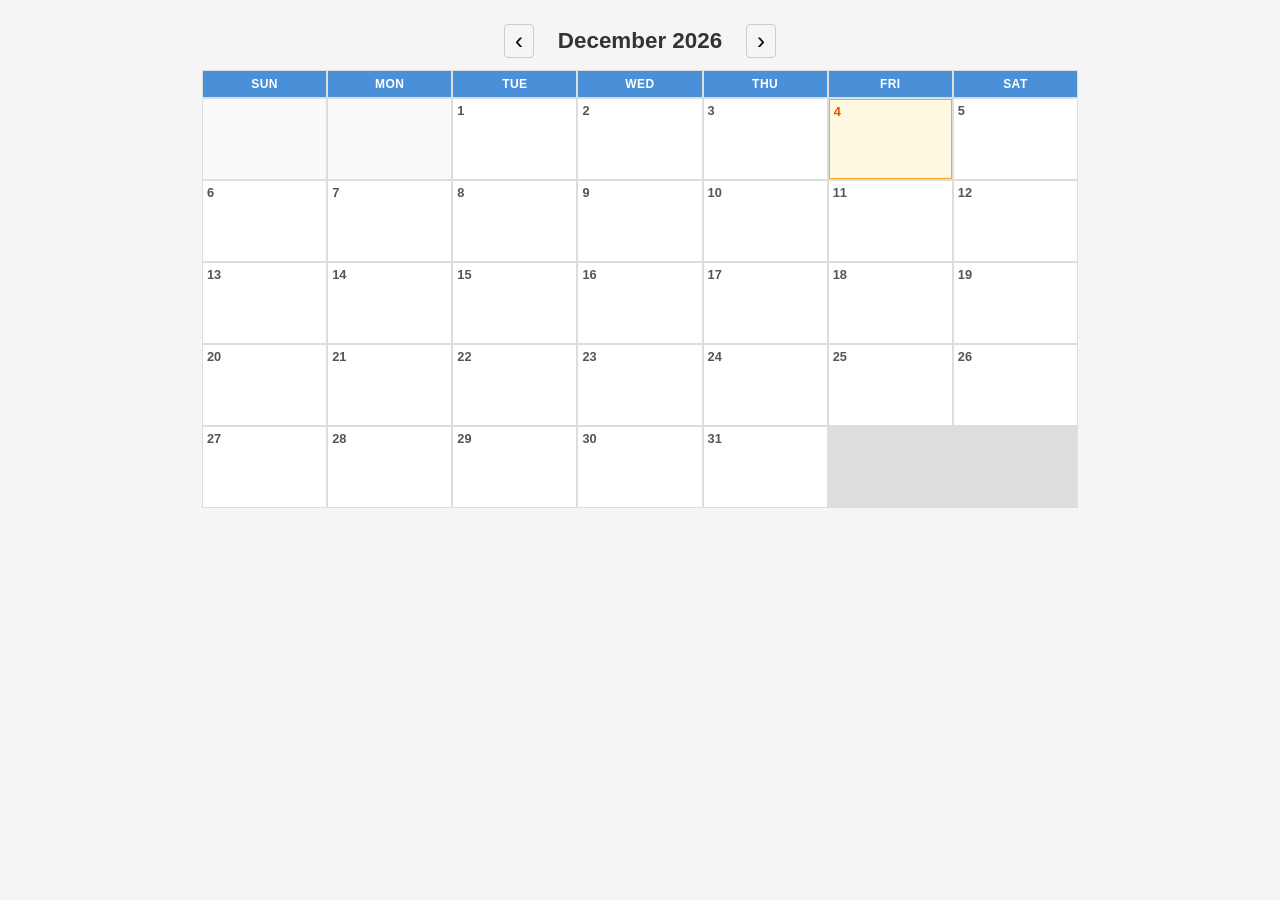
<file: learning-claude-code/claude-calendar/index.html>
<!DOCTYPE html>
<html lang="en">
<head>
  <meta charset="UTF-8">
  <meta name="viewport" content="width=device-width, initial-scale=1.0">
  <title>Calendar</title>
  <link rel="stylesheet" href="style.css">
</head>
<body>
  <div id="app">
    <header>
      <button id="prev-btn" aria-label="Previous month">&#8249;</button>
      <h1 id="month-heading"></h1>
      <button id="next-btn" aria-label="Next month">&#8250;</button>
    </header>

    <div id="grid"></div>
  </div>

  <!-- Modal -->
  <div id="modal-overlay" class="hidden" role="dialog" aria-modal="true" aria-labelledby="modal-title">
    <div class="modal-box">
      <button id="close-btn" aria-label="Close">&times;</button>
      <h2 id="modal-title">Add Event</h2>
      <form id="event-form" novalidate>
        <label for="title">Title *</label>
        <input type="text" id="title" placeholder="Event title" maxlength="100" autocomplete="off">

        <label for="date">Date *</label>
        <input type="date" id="date">

        <label for="description">Description</label>
        <textarea id="description" rows="3" placeholder="Optional notes"></textarea>

        <p id="past-date-warning" class="warning hidden">This date is in the past.</p>
        <p id="form-error" class="error hidden"></p>

        <div class="modal-actions">
          <button type="submit" id="save-btn">Save</button>
          <button type="button" id="cancel-btn">Cancel</button>
        </div>
      </form>
    </div>
  </div>

  <script src="app.js"></script>
</body>
</html>
</file>
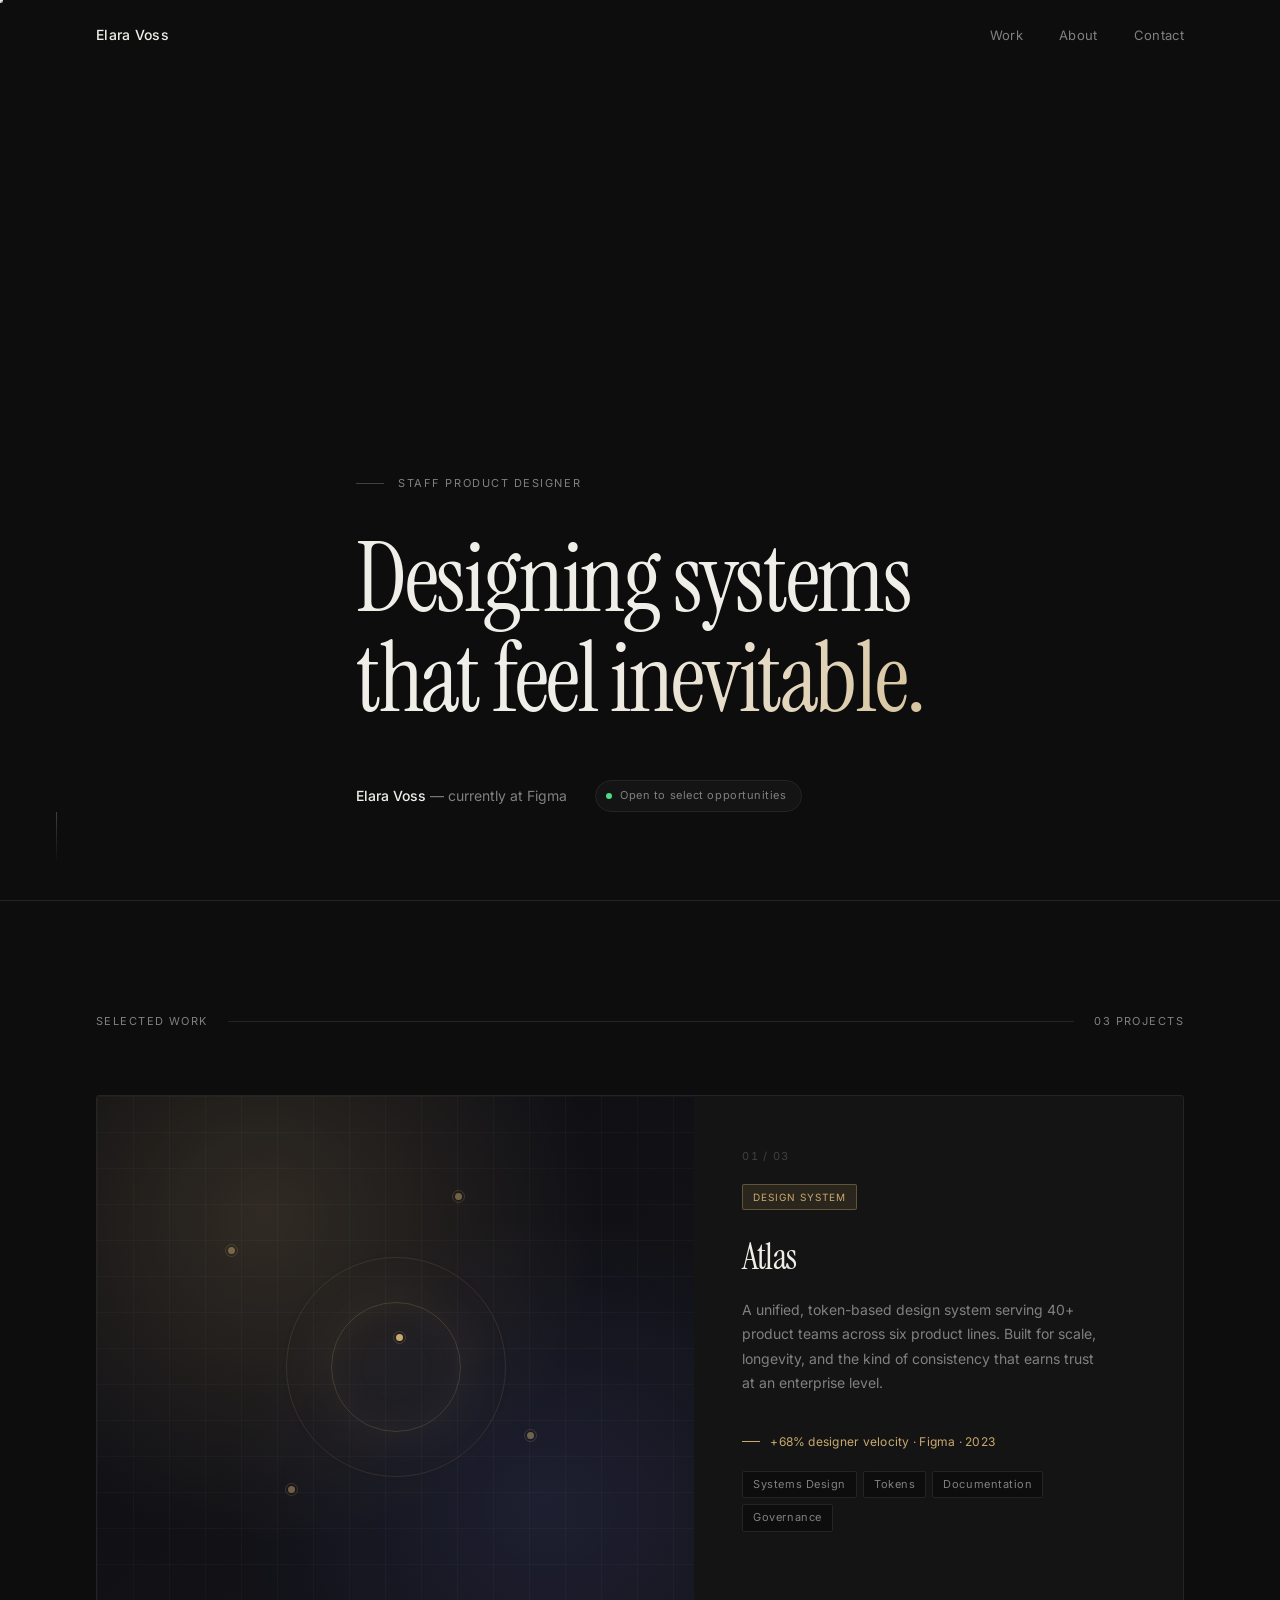
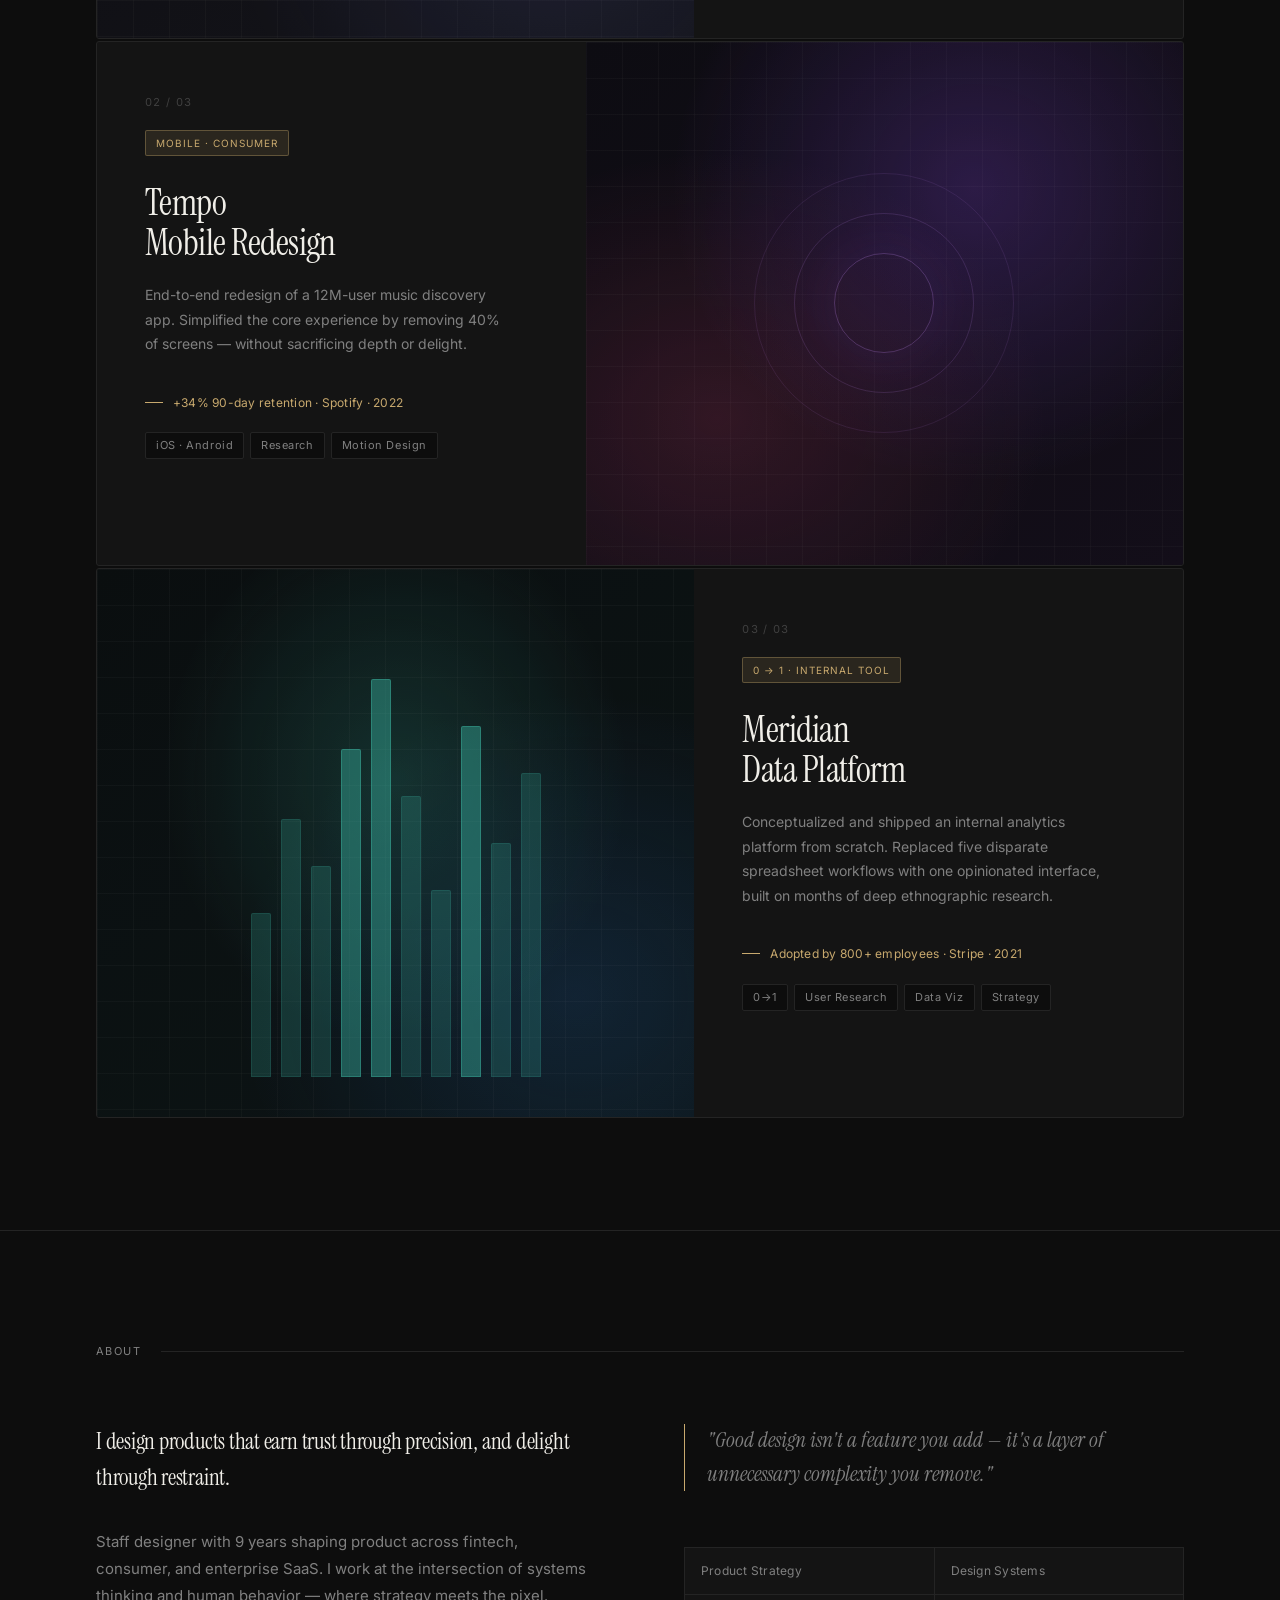
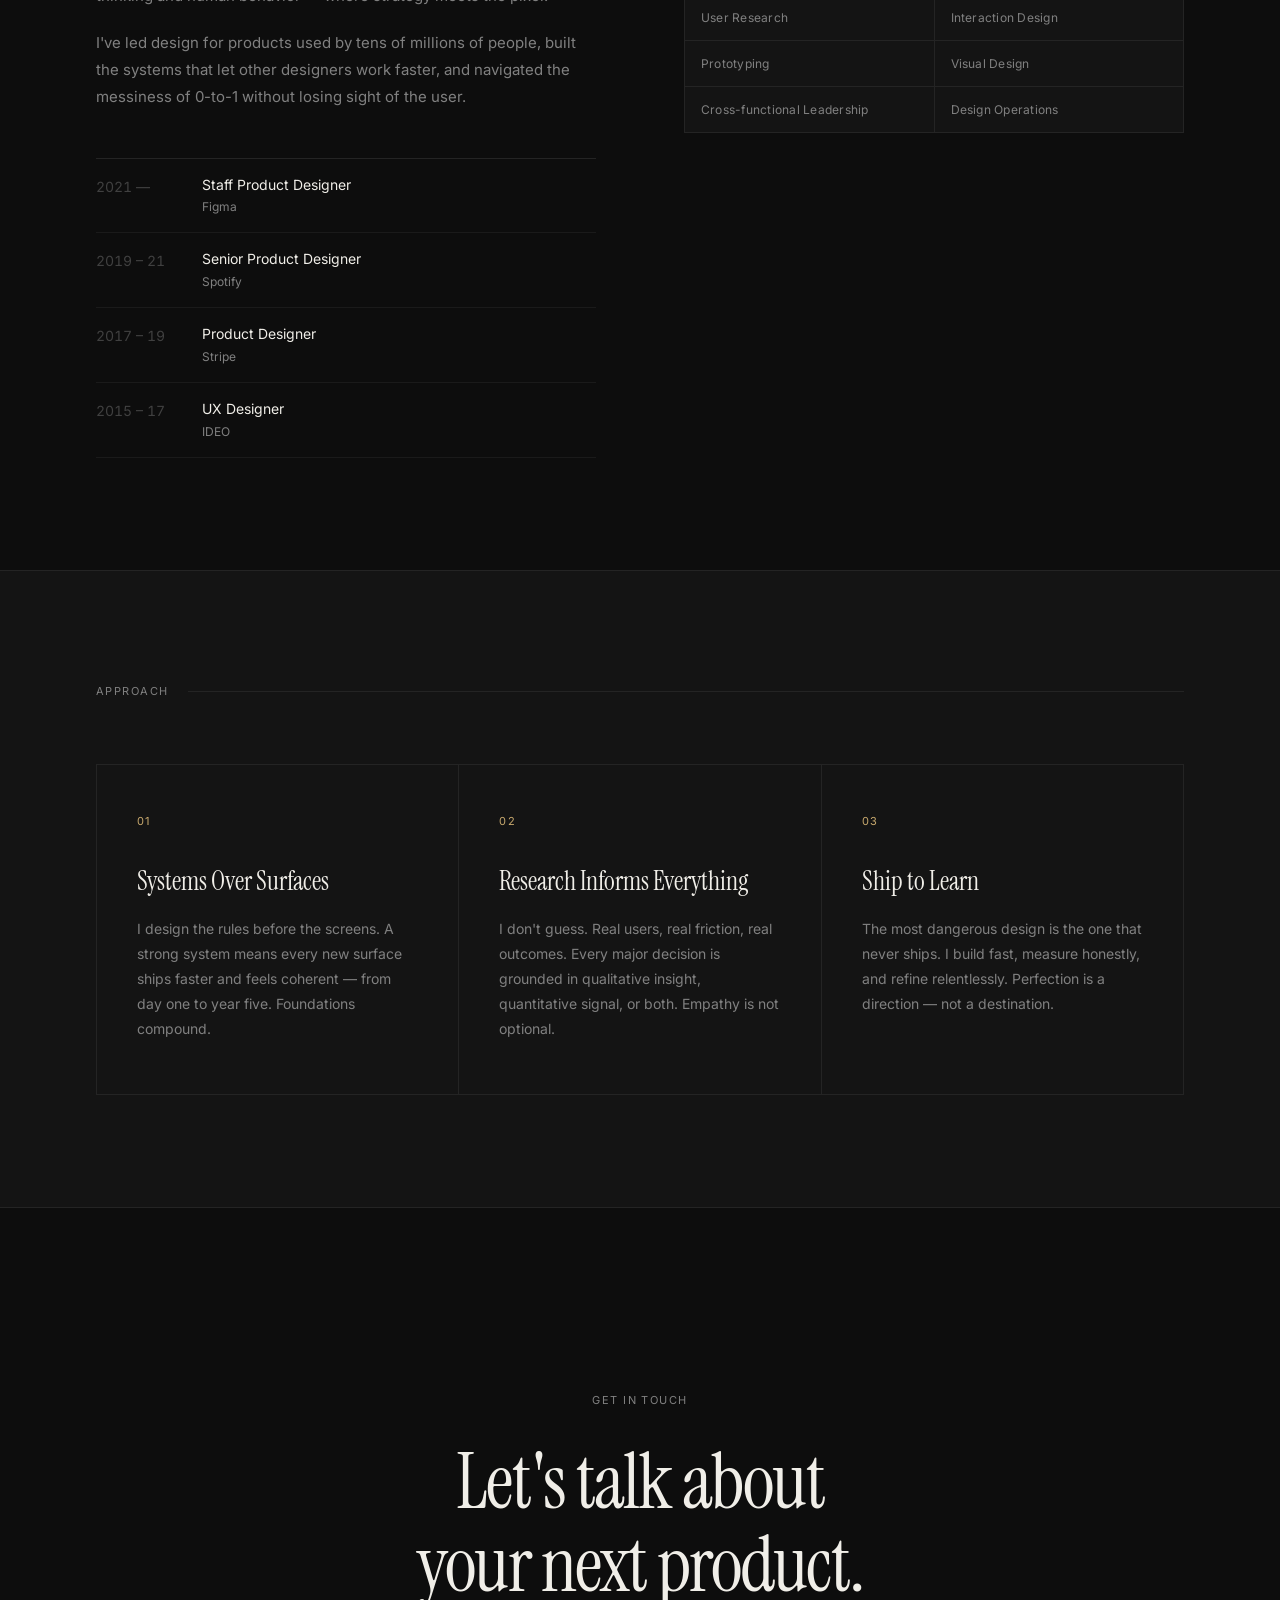
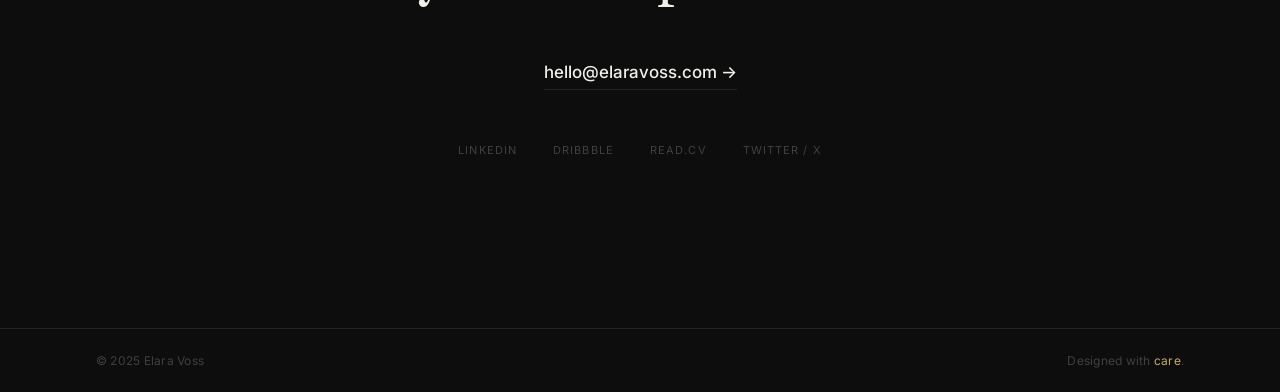
<file: portfolio.html>
<!DOCTYPE html>
<html lang="en">
<head>
  <meta charset="UTF-8">
  <meta name="viewport" content="width=device-width, initial-scale=1.0">
  <title>Elara Voss — Staff Product Designer</title>
  <meta name="description" content="Staff Product Designer. Formerly Figma, Spotify, Stripe. Designing systems that feel inevitable.">
  <link rel="preconnect" href="https://fonts.googleapis.com">
  <link rel="preconnect" href="https://fonts.gstatic.com" crossorigin>
  <link href="https://fonts.googleapis.com/css2?family=Instrument+Serif:ital@0;1&family=Inter:wght@300;400;500&display=swap" rel="stylesheet">
  <link rel="stylesheet" href="style.css">
</head>
<body>

  <!-- ── Custom cursor ─────────────────────────── -->
  <div class="cursor-dot"  id="cursorDot"  aria-hidden="true"></div>
  <div class="cursor-ring" id="cursorRing" aria-hidden="true"></div>

  <!-- ── Navigation ───────────────────────────── -->
  <nav id="nav" role="navigation" aria-label="Main">
    <div class="container">
      <a href="#" class="nav-wordmark">Elara Voss</a>
      <ul class="nav-links">
        <li><a href="#work">Work</a></li>
        <li><a href="#about">About</a></li>
        <li><a href="#contact">Contact</a></li>
      </ul>
    </div>
  </nav>

  <!-- ── Hero ─────────────────────────────────── -->
  <section id="hero" aria-label="Introduction">
    <div class="container">
      <div class="hero-eyebrow reveal">Staff Product Designer</div>

      <h1 class="hero-headline reveal d1">
        <span class="shimmer">Designing systems<br>that feel inevitable.</span>
      </h1>

      <div class="hero-footer reveal d2">
        <p class="hero-ident">
          <strong>Elara Voss</strong> — currently at Figma
        </p>
        <div class="badge">
          <span class="badge-dot" aria-hidden="true"></span>
          Open to select opportunities
        </div>
      </div>
    </div>

    <div class="scroll-hint" aria-hidden="true">
      <span class="scroll-hint-line"></span>
    </div>
  </section>

  <!-- ── Work ─────────────────────────────────── -->
  <section id="work" aria-label="Selected Work">
    <div class="container">

      <div class="section-head reveal">
        <span class="section-tag">Selected Work</span>
        <div class="section-rule"></div>
        <span class="section-tag">03 Projects</span>
      </div>

      <div class="work-stack">

        <!-- Project 01 ── Atlas Design System -->
        <article class="work-card reveal" aria-label="Atlas Design System">
          <div class="wc-visual vis-atlas">
            <div class="wc-grid"></div>
            <div class="wc-art" aria-hidden="true"></div>
            <div class="wc-nodes" aria-hidden="true">
              <span class="node node-a"></span>
              <span class="node node-b"></span>
              <span class="node node-c"></span>
              <span class="node node-d"></span>
              <span class="node node-e"></span>
            </div>
          </div>
          <div class="wc-body">
            <div class="wc-top">
              <div class="wc-index">01 / 03</div>
              <span class="wc-badge">Design System</span>
              <h2 class="wc-title">Atlas</h2>
              <p class="wc-desc">A unified, token-based design system serving 40+ product teams across six product lines. Built for scale, longevity, and the kind of consistency that earns trust at an enterprise level.</p>
            </div>
            <div class="wc-bottom">
              <div class="wc-outcome">+68% designer velocity · Figma · 2023</div>
              <div class="wc-tags">
                <span class="tag">Systems Design</span>
                <span class="tag">Tokens</span>
                <span class="tag">Documentation</span>
                <span class="tag">Governance</span>
              </div>
              <a href="#" class="wc-cta">View case study <span class="arrow">→</span></a>
            </div>
          </div>
        </article>

        <!-- Project 02 ── Tempo -->
        <article class="work-card flip reveal d1" aria-label="Tempo Mobile Redesign">
          <div class="wc-visual vis-tempo">
            <div class="wc-grid"></div>
            <div class="wc-rings" aria-hidden="true">
              <span class="ring ring-1"></span>
              <span class="ring ring-2"></span>
              <span class="ring ring-3"></span>
            </div>
          </div>
          <div class="wc-body">
            <div class="wc-top">
              <div class="wc-index">02 / 03</div>
              <span class="wc-badge">Mobile · Consumer</span>
              <h2 class="wc-title">Tempo<br>Mobile Redesign</h2>
              <p class="wc-desc">End-to-end redesign of a 12M-user music discovery app. Simplified the core experience by removing 40% of screens — without sacrificing depth or delight.</p>
            </div>
            <div class="wc-bottom">
              <div class="wc-outcome">+34% 90-day retention · Spotify · 2022</div>
              <div class="wc-tags">
                <span class="tag">iOS · Android</span>
                <span class="tag">Research</span>
                <span class="tag">Motion Design</span>
              </div>
              <a href="#" class="wc-cta">View case study <span class="arrow">→</span></a>
            </div>
          </div>
        </article>

        <!-- Project 03 ── Meridian -->
        <article class="work-card reveal d2" aria-label="Meridian Data Platform">
          <div class="wc-visual vis-meridian">
            <div class="wc-grid"></div>
            <div class="wc-bars" aria-hidden="true">
              <span class="bar bar-1"></span>
              <span class="bar bar-2"></span>
              <span class="bar bar-3"></span>
              <span class="bar bar-4 hi"></span>
              <span class="bar bar-5 hi"></span>
              <span class="bar bar-6"></span>
              <span class="bar bar-7"></span>
              <span class="bar bar-8 hi"></span>
              <span class="bar bar-9"></span>
              <span class="bar bar-10"></span>
            </div>
          </div>
          <div class="wc-body">
            <div class="wc-top">
              <div class="wc-index">03 / 03</div>
              <span class="wc-badge">0 → 1 · Internal Tool</span>
              <h2 class="wc-title">Meridian<br>Data Platform</h2>
              <p class="wc-desc">Conceptualized and shipped an internal analytics platform from scratch. Replaced five disparate spreadsheet workflows with one opinionated interface, built on months of deep ethnographic research.</p>
            </div>
            <div class="wc-bottom">
              <div class="wc-outcome">Adopted by 800+ employees · Stripe · 2021</div>
              <div class="wc-tags">
                <span class="tag">0→1</span>
                <span class="tag">User Research</span>
                <span class="tag">Data Viz</span>
                <span class="tag">Strategy</span>
              </div>
              <a href="#" class="wc-cta">View case study <span class="arrow">→</span></a>
            </div>
          </div>
        </article>

      </div>
    </div>
  </section>

  <!-- ── About ─────────────────────────────────── -->
  <section id="about" aria-label="About">
    <div class="container">

      <div class="section-head reveal">
        <span class="section-tag">About</span>
        <div class="section-rule"></div>
      </div>

      <div class="about-grid">
        <div>
          <p class="about-lede reveal">
            I design products that earn trust through precision, and delight through restraint.
          </p>
          <p class="about-body reveal d1">
            Staff designer with 9 years shaping product across fintech, consumer, and enterprise SaaS. I work at the intersection of systems thinking and human behavior — where strategy meets the pixel.
          </p>
          <p class="about-body reveal d2">
            I've led design for products used by tens of millions of people, built the systems that let other designers work faster, and navigated the messiness of 0-to-1 without losing sight of the user.
          </p>

          <div class="timeline reveal d3">
            <div class="tl-row">
              <span class="tl-year">2021 —</span>
              <div>
                <div class="tl-role">Staff Product Designer</div>
                <div class="tl-company">Figma</div>
              </div>
            </div>
            <div class="tl-row">
              <span class="tl-year">2019 – 21</span>
              <div>
                <div class="tl-role">Senior Product Designer</div>
                <div class="tl-company">Spotify</div>
              </div>
            </div>
            <div class="tl-row">
              <span class="tl-year">2017 – 19</span>
              <div>
                <div class="tl-role">Product Designer</div>
                <div class="tl-company">Stripe</div>
              </div>
            </div>
            <div class="tl-row">
              <span class="tl-year">2015 – 17</span>
              <div>
                <div class="tl-role">UX Designer</div>
                <div class="tl-company">IDEO</div>
              </div>
            </div>
          </div>
        </div>

        <div>
          <blockquote class="about-quote reveal">
            "Good design isn't a feature you add — it's a layer of unnecessary complexity you remove."
          </blockquote>

          <div class="skills reveal d1">
            <div class="skill">Product Strategy</div>
            <div class="skill">Design Systems</div>
            <div class="skill">User Research</div>
            <div class="skill">Interaction Design</div>
            <div class="skill">Prototyping</div>
            <div class="skill">Visual Design</div>
            <div class="skill">Cross-functional Leadership</div>
            <div class="skill">Design Operations</div>
          </div>
        </div>
      </div>
    </div>
  </section>

  <!-- ── Approach ───────────────────────────────── -->
  <section id="approach" aria-label="Design Approach">
    <div class="container">

      <div class="section-head reveal">
        <span class="section-tag">Approach</span>
        <div class="section-rule"></div>
      </div>

      <div class="approach-cols">
        <div class="ap-item reveal">
          <span class="ap-num">01</span>
          <h3 class="ap-title">Systems Over Surfaces</h3>
          <p class="ap-body">I design the rules before the screens. A strong system means every new surface ships faster and feels coherent — from day one to year five. Foundations compound.</p>
        </div>
        <div class="ap-item reveal d1">
          <span class="ap-num">02</span>
          <h3 class="ap-title">Research Informs Everything</h3>
          <p class="ap-body">I don't guess. Real users, real friction, real outcomes. Every major decision is grounded in qualitative insight, quantitative signal, or both. Empathy is not optional.</p>
        </div>
        <div class="ap-item reveal d2">
          <span class="ap-num">03</span>
          <h3 class="ap-title">Ship to Learn</h3>
          <p class="ap-body">The most dangerous design is the one that never ships. I build fast, measure honestly, and refine relentlessly. Perfection is a direction — not a destination.</p>
        </div>
      </div>
    </div>
  </section>

  <!-- ── Contact ───────────────────────────────── -->
  <section id="contact" aria-label="Contact">
    <div class="container">
      <div class="contact-inner">
        <p class="contact-eyebrow reveal">Get in touch</p>
        <h2 class="contact-headline reveal d1">
          Let's talk about<br>your next product.
        </h2>
        <a href="mailto:hello@elaravoss.com" class="contact-email reveal d2">
          hello@elaravoss.com →
        </a>
        <nav class="socials reveal d3" aria-label="Social links">
          <a href="#" rel="noopener">LinkedIn</a>
          <a href="#" rel="noopener">Dribbble</a>
          <a href="#" rel="noopener">Read.cv</a>
          <a href="#" rel="noopener">Twitter / X</a>
        </nav>
      </div>
    </div>
  </section>

  <!-- ── Footer ────────────────────────────────── -->
  <footer>
    <div class="container">
      <span class="footer-l">© 2025 Elara Voss</span>
      <span class="footer-r">Designed with <span>care</span>.</span>
    </div>
  </footer>

  <script>
    // ── Custom cursor (desktop only) ──────────────────
    if (window.matchMedia('(pointer: fine)').matches) {
      const dot  = document.getElementById('cursorDot');
      const ring = document.getElementById('cursorRing');
      let mx = -100, my = -100;
      let rx = -100, ry = -100;

      document.addEventListener('mousemove', e => {
        mx = e.clientX;
        my = e.clientY;
        dot.style.left = mx + 'px';
        dot.style.top  = my + 'px';
      });

      (function tick() {
        rx += (mx - rx) * 0.11;
        ry += (my - ry) * 0.11;
        ring.style.left = rx + 'px';
        ring.style.top  = ry + 'px';
        requestAnimationFrame(tick);
      })();

      // Expand on interactive elements
      const interactables = 'a, button, [role="button"]';
      document.querySelectorAll(interactables).forEach(el => {
        el.addEventListener('mouseenter', () => document.body.classList.add('cursor-hover'));
        el.addEventListener('mouseleave', () => document.body.classList.remove('cursor-hover'));
      });
    }

    // ── Sticky nav border ─────────────────────────────
    const nav = document.getElementById('nav');
    window.addEventListener('scroll', () => {
      nav.classList.toggle('scrolled', window.scrollY > 48);
    }, { passive: true });

    // ── Scroll reveal ─────────────────────────────────
    const observer = new IntersectionObserver(entries => {
      entries.forEach(e => {
        if (e.isIntersecting) e.target.classList.add('visible');
      });
    }, { threshold: 0.12 });

    document.querySelectorAll('.reveal').forEach(el => observer.observe(el));

    // Immediately reveal hero elements
    document.querySelectorAll('#hero .reveal').forEach((el, i) => {
      setTimeout(() => el.classList.add('visible'), 80 + i * 140);
    });

    // ── Smooth anchor scrolling with nav offset ───────
    document.querySelectorAll('a[href^="#"]').forEach(link => {
      link.addEventListener('click', e => {
        const id = link.getAttribute('href').slice(1);
        const target = id ? document.getElementById(id) : null;
        if (target) {
          e.preventDefault();
          const top = target.getBoundingClientRect().top + window.scrollY - 80;
          window.scrollTo({ top, behavior: 'smooth' });
        }
      });
    });
  </script>
</body>
</html>
</file>
<file: learning-claude-code/claude-calendar/style.css>
*, *::before, *::after { box-sizing: border-box; margin: 0; padding: 0; }

body {
  font-family: -apple-system, BlinkMacSystemFont, "Segoe UI", sans-serif;
  background: #f5f5f5;
  color: #333;
}

#app {
  max-width: 900px;
  margin: 24px auto;
  padding: 0 12px;
}

/* Header */
header {
  display: flex;
  align-items: center;
  justify-content: center;
  gap: 16px;
  margin-bottom: 12px;
}

header h1 {
  font-size: 1.4rem;
  min-width: 180px;
  text-align: center;
}

header button {
  background: none;
  border: 1px solid #ccc;
  border-radius: 4px;
  font-size: 1.5rem;
  line-height: 1;
  padding: 4px 10px;
  cursor: pointer;
}

header button:hover { background: #e8e8e8; }

/* Grid */
#grid {
  display: grid;
  grid-template-columns: repeat(7, 1fr);
  gap: 2px;
  background: #ddd;
  border: 1px solid #ddd;
}

.day-name {
  background: #4a90d9;
  color: #fff;
  text-align: center;
  font-size: 0.75rem;
  font-weight: 600;
  padding: 6px 2px;
  text-transform: uppercase;
  letter-spacing: 0.04em;
}

.day-cell {
  background: #fff;
  min-height: 80px;
  padding: 4px;
  cursor: pointer;
  position: relative;
  transition: background 0.1s;
}

.day-cell:hover { background: #f0f7ff; }

.day-cell.empty {
  background: #fafafa;
  cursor: default;
}

.day-cell.today {
  background: #fff8e1;
  border: 1px solid #f9a825;
}

.day-number {
  font-size: 0.8rem;
  font-weight: 600;
  color: #555;
  margin-bottom: 2px;
}

.day-cell.today .day-number { color: #e65100; }

/* Event chips */
.event-chip {
  display: flex;
  align-items: center;
  background: #4a90d9;
  color: #fff;
  font-size: 0.72rem;
  border-radius: 3px;
  padding: 2px 4px;
  margin-top: 2px;
  gap: 4px;
  overflow: hidden;
  white-space: nowrap;
}

.chip-title {
  flex: 1;
  overflow: hidden;
  text-overflow: ellipsis;
  cursor: pointer;
}

.chip-title:hover { text-decoration: underline; }

.chip-delete {
  flex-shrink: 0;
  background: none;
  border: none;
  color: #fff;
  font-size: 0.85rem;
  line-height: 1;
  cursor: pointer;
  padding: 0 1px;
  opacity: 0.8;
}

.chip-delete:hover { opacity: 1; }

/* Modal */
#modal-overlay {
  position: fixed;
  inset: 0;
  background: rgba(0, 0, 0, 0.45);
  display: flex;
  align-items: center;
  justify-content: center;
  z-index: 100;
}

#modal-overlay.hidden { display: none; }

.modal-box {
  background: #fff;
  border-radius: 8px;
  padding: 24px;
  width: 420px;
  max-width: calc(100vw - 24px);
  position: relative;
  box-shadow: 0 8px 32px rgba(0,0,0,0.2);
}

#close-btn {
  position: absolute;
  top: 12px;
  right: 14px;
  background: none;
  border: none;
  font-size: 1.4rem;
  line-height: 1;
  cursor: pointer;
  color: #888;
}

#close-btn:hover { color: #333; }

.modal-box h2 {
  margin-bottom: 16px;
  font-size: 1.1rem;
}

#event-form label {
  display: block;
  font-size: 0.82rem;
  font-weight: 600;
  margin-bottom: 4px;
  margin-top: 12px;
  color: #555;
}

#event-form input,
#event-form textarea {
  width: 100%;
  border: 1px solid #ccc;
  border-radius: 4px;
  padding: 7px 9px;
  font-size: 0.9rem;
  font-family: inherit;
  resize: vertical;
}

#event-form input:focus,
#event-form textarea:focus {
  outline: none;
  border-color: #4a90d9;
  box-shadow: 0 0 0 2px rgba(74,144,217,0.2);
}

.warning {
  font-size: 0.8rem;
  color: #e65100;
  margin-top: 6px;
}

.error {
  font-size: 0.8rem;
  color: #c62828;
  margin-top: 6px;
  font-weight: 600;
}

.hidden { display: none !important; }

.modal-actions {
  display: flex;
  gap: 8px;
  margin-top: 18px;
  justify-content: flex-end;
}

.modal-actions button {
  padding: 7px 18px;
  border-radius: 4px;
  font-size: 0.9rem;
  cursor: pointer;
  border: 1px solid #ccc;
  background: #fff;
}

#save-btn {
  background: #4a90d9;
  color: #fff;
  border-color: #4a90d9;
}

#save-btn:hover { background: #357abd; }
#cancel-btn:hover { background: #f0f0f0; }

/* Responsive */
@media (max-width: 600px) {
  header h1 { font-size: 1.1rem; min-width: 140px; }

  .day-name { font-size: 0.65rem; padding: 4px 1px; }

  .day-cell { min-height: 56px; padding: 2px; }

  .day-number { font-size: 0.7rem; }

  .event-chip { font-size: 0.62rem; padding: 1px 3px; }

  .modal-box { padding: 16px; }
}
</file>
<file: style.css>
*, *::before, *::after {
  box-sizing: border-box;
  margin: 0;
  padding: 0;
}

:root {
  --bg:           #0D0D0D;
  --surface:      #141414;
  --surface-2:    #1A1A1A;
  --border:       #242424;
  --border-dim:   #1A1A1A;
  --text:         #F0EEE8;
  --muted:        #808080;
  --dim:          #404040;
  --accent:       #C8A96E;
  --accent-low:   rgba(200, 169, 110, 0.12);
  --accent-line:  rgba(200, 169, 110, 0.35);
  --max-w:        1200px;
  --pad:          56px;
  --serif:        'Instrument Serif', Georgia, 'Times New Roman', serif;
  --sans:         'Inter', -apple-system, BlinkMacSystemFont, sans-serif;
}

html {
  scroll-behavior: smooth;
  -webkit-font-smoothing: antialiased;
  -moz-osx-font-smoothing: grayscale;
}

body {
  background: var(--bg);
  color: var(--text);
  font-family: var(--sans);
  font-size: 16px;
  line-height: 1.6;
  overflow-x: hidden;
  animation: fade-in 0.6s ease both;
}

@keyframes fade-in {
  from { opacity: 0; }
  to   { opacity: 1; }
}

a { color: inherit; text-decoration: none; }

.container {
  max-width: var(--max-w);
  margin: 0 auto;
  padding: 0 var(--pad);
}

/* ─────────────────────────────────────────────────
   CUSTOM CURSOR (desktop only)
───────────────────────────────────────────────── */
@media (pointer: fine) {
  body { cursor: none; }

  .cursor-dot,
  .cursor-ring {
    position: fixed;
    top: 0;
    left: 0;
    border-radius: 50%;
    pointer-events: none;
    z-index: 9999;
    transform: translate(-50%, -50%);
    will-change: left, top;
  }

  .cursor-dot {
    width: 5px;
    height: 5px;
    background: var(--text);
    transition: width 0.2s, height 0.2s, background 0.2s, opacity 0.2s;
  }

  .cursor-ring {
    width: 30px;
    height: 30px;
    border: 1px solid rgba(240, 238, 232, 0.25);
    transition: width 0.25s, height 0.25s, border-color 0.25s;
  }

  body.cursor-hover .cursor-dot {
    width: 7px;
    height: 7px;
    background: var(--accent);
  }

  body.cursor-hover .cursor-ring {
    width: 44px;
    height: 44px;
    border-color: var(--accent-line);
  }
}

/* ─────────────────────────────────────────────────
   SCROLL REVEAL
───────────────────────────────────────────────── */
.reveal {
  opacity: 0;
  transform: translateY(20px);
  transition: opacity 0.65s cubic-bezier(0.22, 1, 0.36, 1),
              transform 0.65s cubic-bezier(0.22, 1, 0.36, 1);
}

.reveal.visible {
  opacity: 1;
  transform: translateY(0);
}

.d1 { transition-delay: 0.08s; }
.d2 { transition-delay: 0.16s; }
.d3 { transition-delay: 0.24s; }
.d4 { transition-delay: 0.32s; }

/* ─────────────────────────────────────────────────
   NAVIGATION
───────────────────────────────────────────────── */
#nav {
  position: fixed;
  top: 0;
  left: 0;
  right: 0;
  z-index: 100;
  padding: 22px 0;
  transition: background 0.4s, border-color 0.4s;
  border-bottom: 1px solid transparent;
}

#nav.scrolled {
  background: rgba(13, 13, 13, 0.88);
  backdrop-filter: blur(16px);
  -webkit-backdrop-filter: blur(16px);
  border-bottom-color: var(--border);
}

#nav .container {
  display: flex;
  justify-content: space-between;
  align-items: center;
}

.nav-wordmark {
  font-size: 14px;
  font-weight: 500;
  letter-spacing: 0.02em;
  color: var(--text);
}

.nav-links {
  display: flex;
  gap: 36px;
  list-style: none;
}

.nav-links a {
  font-size: 13px;
  color: var(--muted);
  letter-spacing: 0.025em;
  transition: color 0.2s;
}

.nav-links a:hover { color: var(--text); }

/* ─────────────────────────────────────────────────
   HERO
───────────────────────────────────────────────── */
#hero {
  min-height: 100svh;
  display: flex;
  flex-direction: column;
  justify-content: flex-end;
  padding-top: 120px;
  padding-bottom: 88px;
  position: relative;
}

.hero-eyebrow {
  display: flex;
  align-items: center;
  gap: 14px;
  font-size: 11px;
  letter-spacing: 0.14em;
  text-transform: uppercase;
  color: var(--muted);
  margin-bottom: 36px;
}

.hero-eyebrow::before {
  content: '';
  display: block;
  width: 28px;
  height: 1px;
  background: var(--dim);
}

.hero-headline {
  font-family: var(--serif);
  font-size: clamp(54px, 7.5vw, 100px);
  font-weight: 400;
  line-height: 1.04;
  letter-spacing: -0.025em;
  margin-bottom: 52px;
  max-width: 880px;
}

.hero-headline .shimmer {
  display: inline;
  background: linear-gradient(
    110deg,
    var(--text)   0%,
    var(--text)   30%,
    var(--accent) 50%,
    var(--text)   70%,
    var(--text)   100%
  );
  background-size: 240% 100%;
  -webkit-background-clip: text;
  -webkit-text-fill-color: transparent;
  background-clip: text;
  animation: shimmer-move 9s ease-in-out infinite;
}

@keyframes shimmer-move {
  0%   { background-position: 150% 0; }
  50%  { background-position: -50% 0; }
  100% { background-position: 150% 0; }
}

.hero-footer {
  display: flex;
  align-items: center;
  gap: 28px;
  flex-wrap: wrap;
}

.hero-ident {
  font-size: 14px;
  color: var(--muted);
  font-weight: 400;
}

.hero-ident strong {
  color: var(--text);
  font-weight: 500;
}

.badge {
  display: inline-flex;
  align-items: center;
  gap: 8px;
  font-size: 11px;
  letter-spacing: 0.05em;
  color: var(--muted);
  padding: 6px 14px 6px 10px;
  border: 1px solid var(--border);
  border-radius: 999px;
  background: var(--surface);
}

.badge-dot {
  width: 6px;
  height: 6px;
  border-radius: 50%;
  background: #4ade80;
  flex-shrink: 0;
  animation: dot-pulse 2.8s ease infinite;
}

@keyframes dot-pulse {
  0%, 100% { opacity: 1;   box-shadow: 0 0 0 0   rgba(74, 222, 128, 0.45); }
  60%       { opacity: 0.8; box-shadow: 0 0 0 5px rgba(74, 222, 128, 0); }
}

.scroll-hint {
  position: absolute;
  bottom: 36px;
  left: var(--pad);
}

.scroll-hint-line {
  display: block;
  width: 1px;
  height: 52px;
  background: linear-gradient(to bottom, var(--dim), transparent);
  animation: line-sweep 2.2s ease infinite;
  transform-origin: top;
}

@keyframes line-sweep {
  0%   { transform: scaleY(0); transform-origin: top;    opacity: 1; }
  49%  { transform: scaleY(1); transform-origin: top;    opacity: 1; }
  50%  { transform: scaleY(1); transform-origin: bottom; opacity: 1; }
  100% { transform: scaleY(0); transform-origin: bottom; opacity: 0; }
}

/* ─────────────────────────────────────────────────
   SECTION CHROME
───────────────────────────────────────────────── */
.section-divider {
  border: none;
  border-top: 1px solid var(--border);
}

section { padding: 112px 0; }

.section-head {
  display: flex;
  align-items: center;
  gap: 20px;
  margin-bottom: 64px;
}

.section-tag {
  font-size: 11px;
  letter-spacing: 0.13em;
  text-transform: uppercase;
  color: var(--muted);
  white-space: nowrap;
  flex-shrink: 0;
}

.section-rule {
  flex: 1;
  height: 1px;
  background: var(--border);
}

/* ─────────────────────────────────────────────────
   WORK
───────────────────────────────────────────────── */
#work { border-top: 1px solid var(--border); }

.work-stack {
  display: flex;
  flex-direction: column;
  gap: 2px;
}

.work-card {
  display: grid;
  grid-template-columns: 55% 45%;
  min-height: 500px;
  border: 1px solid var(--border);
  border-radius: 3px;
  overflow: hidden;
  background: var(--surface);
  transition: border-color 0.35s;
  position: relative;
}

.work-card:hover { border-color: var(--dim); }

/* Reverse image/content order for even cards */
.work-card.flip { grid-template-columns: 45% 55%; }
.work-card.flip .wc-visual { order: 2; }
.work-card.flip .wc-body  { order: 1; }

/* ── Visual panels ── */
.wc-visual {
  position: relative;
  overflow: hidden;
}

/* Subtle dim overlay */
.wc-visual::after {
  content: '';
  position: absolute;
  inset: 0;
  background: rgba(13, 13, 13, 0.18);
  transition: background 0.4s;
}
.work-card:hover .wc-visual::after { background: rgba(13, 13, 13, 0.05); }

/* Grid noise texture */
.wc-grid {
  position: absolute;
  inset: 0;
  background-image:
    linear-gradient(rgba(240, 238, 232, 0.028) 1px, transparent 1px),
    linear-gradient(90deg, rgba(240, 238, 232, 0.028) 1px, transparent 1px);
  background-size: 36px 36px;
  z-index: 1;
}

/* ── Project 1: Atlas ── */
.vis-atlas {
  background:
    radial-gradient(ellipse at 28% 22%, rgba(200, 169, 110, 0.22) 0%, transparent 55%),
    radial-gradient(ellipse at 75% 75%, rgba(100, 110, 200, 0.18) 0%, transparent 50%),
    linear-gradient(145deg, #0E0E13 0%, #15151C 100%);
}

.vis-atlas .wc-art {
  position: absolute;
  inset: 0;
  display: flex;
  align-items: center;
  justify-content: center;
  z-index: 2;
}

.vis-atlas .wc-art::before {
  content: '';
  position: absolute;
  width: 220px;
  height: 220px;
  border: 1px solid rgba(200, 169, 110, 0.14);
  border-radius: 50%;
}

.vis-atlas .wc-art::after {
  content: '';
  position: absolute;
  width: 130px;
  height: 130px;
  border: 1px solid rgba(200, 169, 110, 0.22);
  border-radius: 50%;
  box-shadow: 0 0 72px rgba(200, 169, 110, 0.07),
              inset 0 0 40px rgba(200, 169, 110, 0.05);
}

.vis-atlas .wc-nodes {
  position: absolute;
  inset: 0;
  z-index: 2;
}

.node {
  position: absolute;
  width: 7px;
  height: 7px;
  border-radius: 50%;
  background: rgba(200, 169, 110, 0.5);
}

.node::before {
  content: '';
  position: absolute;
  inset: -3px;
  border-radius: 50%;
  border: 1px solid rgba(200, 169, 110, 0.2);
}

.node-a { top: 28%; left: 22%; }
.node-b { top: 18%; left: 60%; }
.node-c { top: 62%; left: 72%; }
.node-d { top: 72%; left: 32%; }
.node-e { top: 44%; left: 50%; background: var(--accent); }

/* ── Project 2: Tempo ── */
.vis-tempo {
  background:
    radial-gradient(ellipse at 65% 28%, rgba(130, 70, 220, 0.3) 0%, transparent 55%),
    radial-gradient(ellipse at 22% 72%, rgba(220, 70, 110, 0.2) 0%, transparent 50%),
    linear-gradient(145deg, #0E0C14 0%, #150F1C 100%);
}

.vis-tempo .wc-rings {
  position: absolute;
  inset: 0;
  display: flex;
  align-items: center;
  justify-content: center;
  z-index: 2;
}

.ring {
  position: absolute;
  border-radius: 50%;
  border: 1px solid rgba(200, 140, 255, 0.1);
}

.ring-1 { width: 260px; height: 260px; }
.ring-2 { width: 180px; height: 180px; border-color: rgba(200, 140, 255, 0.15); }
.ring-3 { width: 100px; height: 100px; border-color: rgba(200, 140, 255, 0.25);
          box-shadow: 0 0 50px rgba(130, 70, 220, 0.1); }

/* ── Project 3: Meridian ── */
.vis-meridian {
  background:
    radial-gradient(ellipse at 50% 38%, rgba(60, 190, 170, 0.22) 0%, transparent 55%),
    radial-gradient(ellipse at 80% 78%, rgba(50, 130, 230, 0.18) 0%, transparent 50%),
    linear-gradient(145deg, #0A0F10 0%, #0C1618 100%);
}

.vis-meridian .wc-bars {
  position: absolute;
  inset: 0;
  display: flex;
  align-items: flex-end;
  justify-content: center;
  padding: 40px 48px;
  gap: 10px;
  z-index: 2;
}

.bar {
  flex: 1;
  border-radius: 2px 2px 0 0;
  background: rgba(60, 190, 170, 0.2);
  border: 1px solid rgba(60, 190, 170, 0.15);
  transition: background 0.3s;
  max-width: 20px;
}

.bar.hi { background: rgba(60, 190, 170, 0.4); border-color: rgba(60, 190, 170, 0.35); }
.bar-1  { height: 35%; }
.bar-2  { height: 55%; }
.bar-3  { height: 45%; }
.bar-4  { height: 70%; }
.bar-5  { height: 85%; }
.bar-6  { height: 60%; }
.bar-7  { height: 40%; }
.bar-8  { height: 75%; }
.bar-9  { height: 50%; }
.bar-10 { height: 65%; }

/* ── Card body ── */
.wc-body {
  padding: 52px 48px;
  display: flex;
  flex-direction: column;
  justify-content: space-between;
}

.wc-index {
  font-size: 11px;
  letter-spacing: 0.12em;
  color: var(--dim);
  margin-bottom: 18px;
  font-variant-numeric: tabular-nums;
}

.wc-badge {
  display: inline-block;
  font-size: 10px;
  letter-spacing: 0.1em;
  text-transform: uppercase;
  color: var(--accent);
  border: 1px solid var(--accent-line);
  padding: 4px 10px;
  border-radius: 2px;
  margin-bottom: 28px;
  background: var(--accent-low);
}

.wc-title {
  font-family: var(--serif);
  font-size: clamp(30px, 2.8vw, 42px);
  font-weight: 400;
  line-height: 1.1;
  letter-spacing: -0.015em;
  margin-bottom: 20px;
}

.wc-desc {
  font-size: 14px;
  color: var(--muted);
  line-height: 1.75;
  max-width: 360px;
}

.wc-bottom { padding-top: 36px; }

.wc-outcome {
  display: flex;
  align-items: center;
  gap: 10px;
  font-size: 12px;
  letter-spacing: 0.02em;
  color: var(--accent);
  margin-bottom: 20px;
}

.wc-outcome::before {
  content: '';
  display: block;
  width: 18px;
  height: 1px;
  background: var(--accent);
  flex-shrink: 0;
}

.wc-tags {
  display: flex;
  flex-wrap: wrap;
  gap: 6px;
  margin-bottom: 28px;
}

.tag {
  font-size: 11px;
  letter-spacing: 0.05em;
  color: var(--muted);
  padding: 4px 10px;
  border: 1px solid var(--border);
  border-radius: 2px;
  background: var(--bg);
}

.wc-cta {
  display: inline-flex;
  align-items: center;
  gap: 7px;
  font-size: 13px;
  font-weight: 500;
  color: var(--text);
  opacity: 0;
  transform: translateX(-6px);
  transition: opacity 0.28s, transform 0.28s, color 0.2s;
}

.wc-cta .arrow { transition: transform 0.2s; }

.work-card:hover .wc-cta {
  opacity: 1;
  transform: translateX(0);
}

.wc-cta:hover .arrow { transform: translateX(4px); }

/* ─────────────────────────────────────────────────
   ABOUT
───────────────────────────────────────────────── */
#about { border-top: 1px solid var(--border); }

.about-grid {
  display: grid;
  grid-template-columns: 1fr 1fr;
  gap: 88px;
  align-items: start;
}

.about-lede {
  font-family: var(--serif);
  font-size: clamp(19px, 2vw, 23px);
  line-height: 1.55;
  letter-spacing: -0.01em;
  margin-bottom: 32px;
}

.about-body {
  font-size: 15px;
  color: var(--muted);
  line-height: 1.8;
  margin-bottom: 20px;
}

.timeline {
  margin-top: 48px;
  border-top: 1px solid var(--border);
}

.tl-row {
  display: grid;
  grid-template-columns: 90px 1fr;
  gap: 16px;
  padding: 16px 0;
  border-bottom: 1px solid var(--border-dim);
  font-size: 14px;
}

.tl-year { color: var(--dim); font-variant-numeric: tabular-nums; padding-top: 1px; }

.tl-role { color: var(--text); line-height: 1.4; }
.tl-company { color: var(--muted); font-size: 12px; margin-top: 3px; }

/* Right column */
.about-quote {
  font-family: var(--serif);
  font-style: italic;
  font-size: clamp(18px, 1.8vw, 21px);
  line-height: 1.6;
  color: var(--muted);
  padding-left: 22px;
  border-left: 1px solid var(--accent);
  margin-bottom: 56px;
}

.skills {
  display: grid;
  grid-template-columns: 1fr 1fr;
  gap: 1px;
  background: var(--border);
  border: 1px solid var(--border);
}

.skill {
  background: var(--surface);
  padding: 13px 16px;
  font-size: 12px;
  letter-spacing: 0.02em;
  color: var(--muted);
  transition: background 0.2s, color 0.2s;
}

.skill:hover {
  background: var(--surface-2);
  color: var(--text);
}

/* ─────────────────────────────────────────────────
   APPROACH
───────────────────────────────────────────────── */
#approach {
  border-top: 1px solid var(--border);
  background: var(--surface);
}

.approach-cols {
  display: grid;
  grid-template-columns: repeat(3, 1fr);
  gap: 1px;
  background: var(--border);
  border: 1px solid var(--border);
}

.ap-item {
  background: var(--surface);
  padding: 48px 40px 52px;
}

.ap-num {
  display: block;
  font-size: 11px;
  letter-spacing: 0.12em;
  color: var(--accent);
  margin-bottom: 36px;
}

.ap-title {
  font-family: var(--serif);
  font-size: clamp(22px, 2vw, 28px);
  font-weight: 400;
  line-height: 1.2;
  margin-bottom: 18px;
}

.ap-body {
  font-size: 14px;
  color: var(--muted);
  line-height: 1.8;
}

/* ─────────────────────────────────────────────────
   CONTACT
───────────────────────────────────────────────── */
#contact { border-top: 1px solid var(--border); }

.contact-inner {
  text-align: center;
  padding: 72px 0 56px;
}

.contact-eyebrow {
  font-size: 11px;
  letter-spacing: 0.13em;
  text-transform: uppercase;
  color: var(--muted);
  margin-bottom: 32px;
}

.contact-headline {
  font-family: var(--serif);
  font-size: clamp(38px, 6vw, 78px);
  font-weight: 400;
  line-height: 1.08;
  letter-spacing: -0.025em;
  margin-bottom: 52px;
}

.contact-email {
  display: inline-flex;
  align-items: center;
  gap: 10px;
  font-size: 17px;
  font-weight: 500;
  color: var(--text);
  border-bottom: 1px solid var(--border);
  padding-bottom: 3px;
  margin-bottom: 52px;
  transition: color 0.25s, border-color 0.25s;
}

.contact-email:hover {
  color: var(--accent);
  border-color: var(--accent);
}

.socials {
  display: flex;
  align-items: center;
  justify-content: center;
  gap: 36px;
}

.socials a {
  font-size: 11px;
  letter-spacing: 0.1em;
  text-transform: uppercase;
  color: var(--dim);
  transition: color 0.2s;
}

.socials a:hover { color: var(--text); }

/* ─────────────────────────────────────────────────
   FOOTER
───────────────────────────────────────────────── */
footer {
  border-top: 1px solid var(--border);
  padding: 22px 0;
}

footer .container {
  display: flex;
  justify-content: space-between;
  align-items: center;
}

.footer-l, .footer-r {
  font-size: 12px;
  color: var(--dim);
  letter-spacing: 0.02em;
}

.footer-r span { color: var(--accent); }

/* ─────────────────────────────────────────────────
   RESPONSIVE
───────────────────────────────────────────────── */
@media (max-width: 960px) {
  :root { --pad: 28px; }

  .work-card,
  .work-card.flip {
    grid-template-columns: 1fr;
  }

  .work-card.flip .wc-visual,
  .work-card.flip .wc-body { order: unset; }

  .wc-visual { min-height: 260px; }

  .wc-body { padding: 40px 32px; }

  .wc-cta { opacity: 1; transform: none; }

  .about-grid { grid-template-columns: 1fr; gap: 52px; }

  .approach-cols { grid-template-columns: 1fr; }
}

@media (max-width: 600px) {
  :root { --pad: 20px; }

  .nav-links { gap: 20px; }

  .hero-footer { flex-direction: column; align-items: flex-start; gap: 14px; }

  .contact-headline { font-size: clamp(30px, 9vw, 52px); }

  footer .container { flex-direction: column; gap: 8px; }
}
</file>
